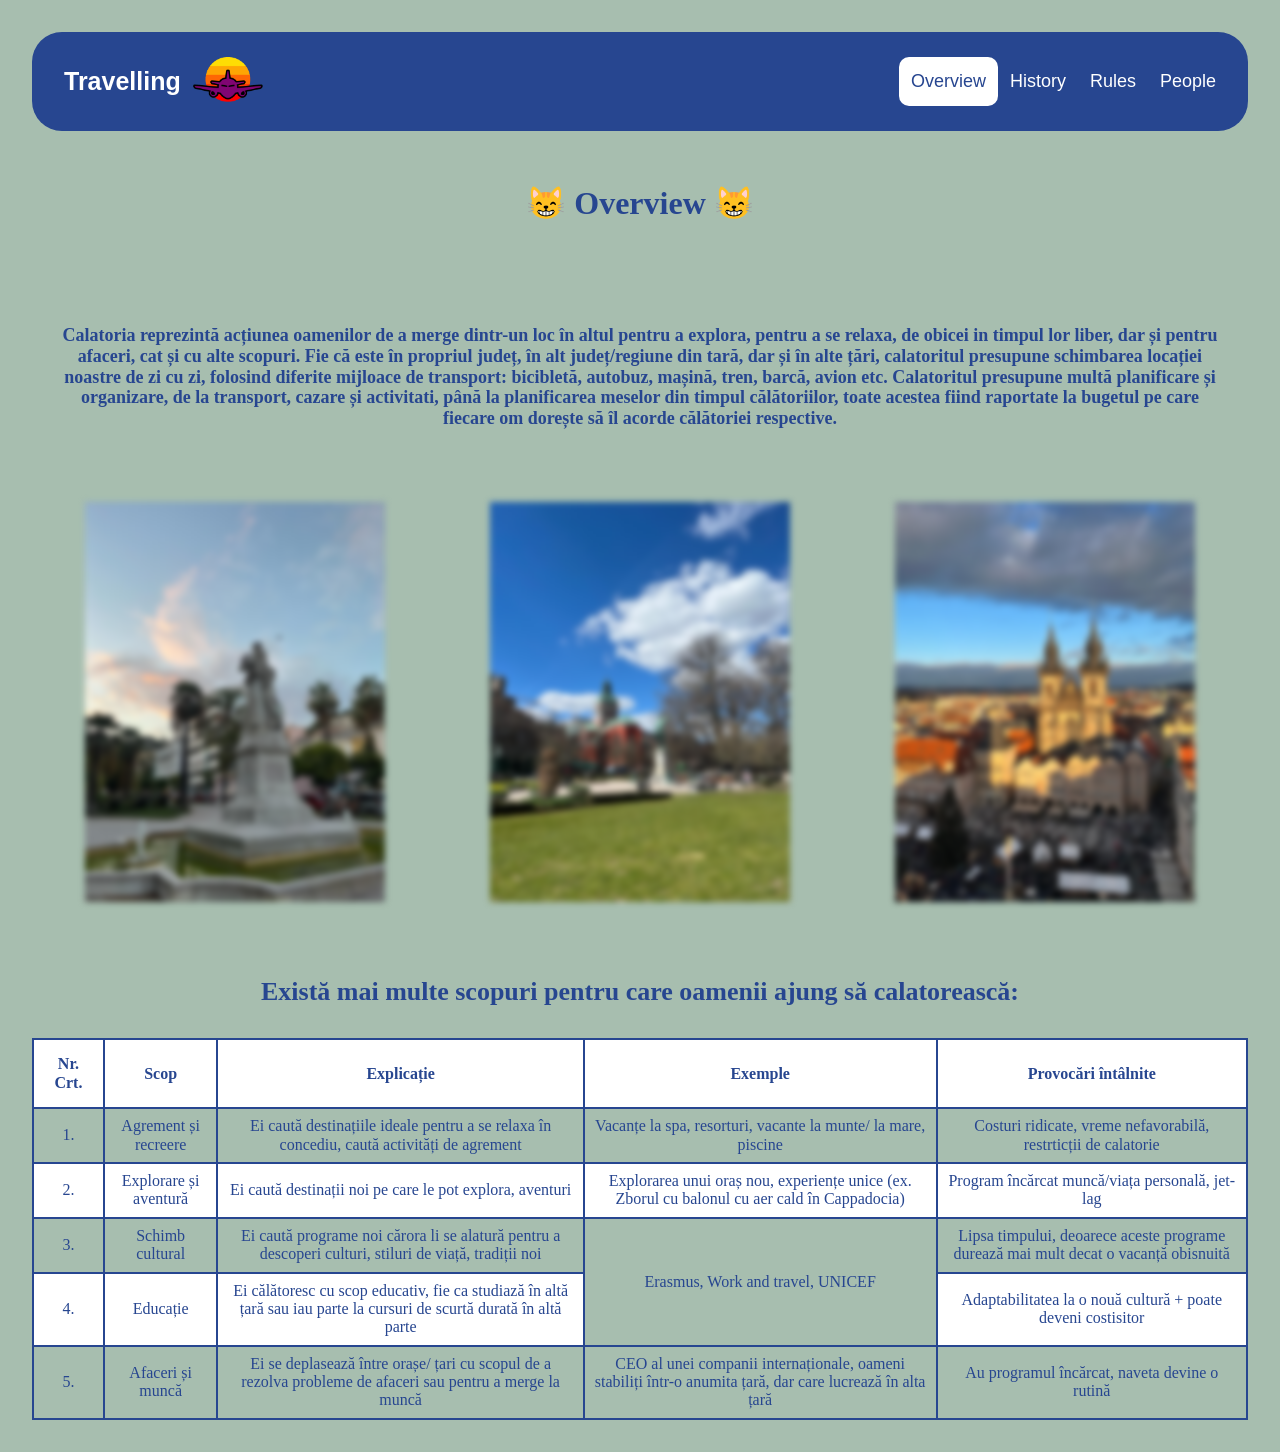
<file: travelling-as-a-hobby/index.html>
<!DOCTYPE html>
<html lang="ro">

<head>
    <meta charset="UTF-8">
    <meta name="viewport" content="width=device-width, initial-scale=1.0">
    <title>Travelling – Overview</title>
    <link rel="stylesheet" type="text/css" href="css/tema_2_css.css">
    <link rel="stylesheet" type="text/css" href="css/css_overview.css">
    <link rel="stylesheet" type="text/css" href="css/normalize.css">
</head>

<body style="background-color:#a7beaf">

    <div class="header">
        <a href="index.html" class="nume">Travelling</a>
        <img src="images/logo.png" alt="Travelling logo" width="70" style="overflow: hidden;">
        <div class="header-right">
            <a class="active" href="index.html">Overview</a>
            <a href="history.html">History</a>
            <a href="rules.html">Rules</a>
            <a href="people.html">People</a>
        </div>
        <div class="burger">&#9776;</div>
    </div>

    <h1>&#128568; Overview &#128568;</h1>
    
    <br>
    <h2>Calatoria reprezintă acțiunea oamenilor de a merge dintr-un loc în altul pentru a explora, pentru a se relaxa, de obicei in timpul lor liber, dar și pentru afaceri, cat și cu alte scopuri.
        Fie că este în propriul județ, în alt județ/regiune din tară, dar și în alte țări, calatoritul presupune schimbarea locației noastre de zi cu zi, folosind diferite mijloace de transport: bicibletă, autobuz, mașină, tren, barcă, avion etc.
        Calatoritul presupune multă planificare și organizare, de la transport, cazare și activitati, până la planificarea meselor din timpul călătoriilor, toate acestea fiind raportate la bugetul pe care fiecare om dorește să îl acorde călătoriei respective.
        <br><br><br></h2>
        <center>
          <div class="image-container">
          <div class="hover07 column">
            <div>
              <figure><img src="images/p1_over.jpg" alt="Picture 2" width="300px" padding="50px"></figure>
            </div>
            <div>
              <figure><img src="images/p2_over.jpg" alt="Picture 2" width="300px" padding="50px"></figure>
            </div>
            <div>
              <figure> <img src="images/p3_over.jpg" alt="Picture 3" width="300px" padding="50px"></figure>
            </div>
          </div>
          </div>
          </center>
          <br><br><br><br><br><br>
        <h4>Există mai multe scopuri pentru care oamenii ajung să calatorească:</h4>

<table border="1" cellpadding="10" class="table1">
    <tr>
      <th>Nr. Crt.</th>
      <th>Scop</th>
      <th>Explicație</th>
      <th>Exemple</th>
      <th>Provocări întâlnite</th>
    </tr>
    <tr>
      <td>1.</td>
      <td>Agrement și recreere</td>
      <td>Ei caută destinațiile ideale pentru a se relaxa în concediu, caută activități de agrement</td>
      <td>Vacanțe la spa, resorturi, vacante la munte/ la mare, piscine</td>
      <td>Costuri ridicate, vreme nefavorabilă, restrticții de calatorie</td>
    </tr>
    <tr>
      <td>2.</td>
      <td>Explorare și aventură</td>
      <td>Ei caută destinații noi pe care le pot explora, aventuri </td>
      <td>Explorarea unui oraș nou, experiențe unice (ex. Zborul cu balonul cu aer cald în Cappadocia)</td>
      <td>Program încărcat muncă/viața personală, jet-lag</td>
    </tr>
    <tr>
        <td>3.</td>
        <td>Schimb cultural</td>
        <td>Ei caută programe noi cărora li se alatură pentru a descoperi culturi, stiluri de viață, tradiții noi</td>
        <td rowspan="2">Erasmus, Work and travel, UNICEF</td>
        
        <td>Lipsa timpului, deoarece aceste programe durează mai mult decat o vacanță obisnuită</td>
    
      </tr>
    <tr>
      <td>4.</td>
      <td>Educație</td>
      <td>Ei călătoresc cu scop educativ, fie ca studiază în altă țară sau iau parte la cursuri de scurtă durată în altă parte</td>
      <td>Adaptabilitatea la o nouă cultură + poate deveni costisitor</td>
    </tr>
 
      <tr>
        <td>5.</td>
        <td>Afaceri și muncă</td>
        <td>Ei se deplasează între orașe/ țari cu scopul de a rezolva probleme de afaceri sau pentru a merge la muncă</td>
        <td>CEO al unei companii internaționale, oameni stabiliți într-o anumita țară, dar care lucrează în alta țară</td>
        <td>Au programul încărcat, naveta devine o rutină</td>
    </tr>
      
      
  </table>
  
  <script src="js/menu.js"></script>
</body>

</html>
</file>
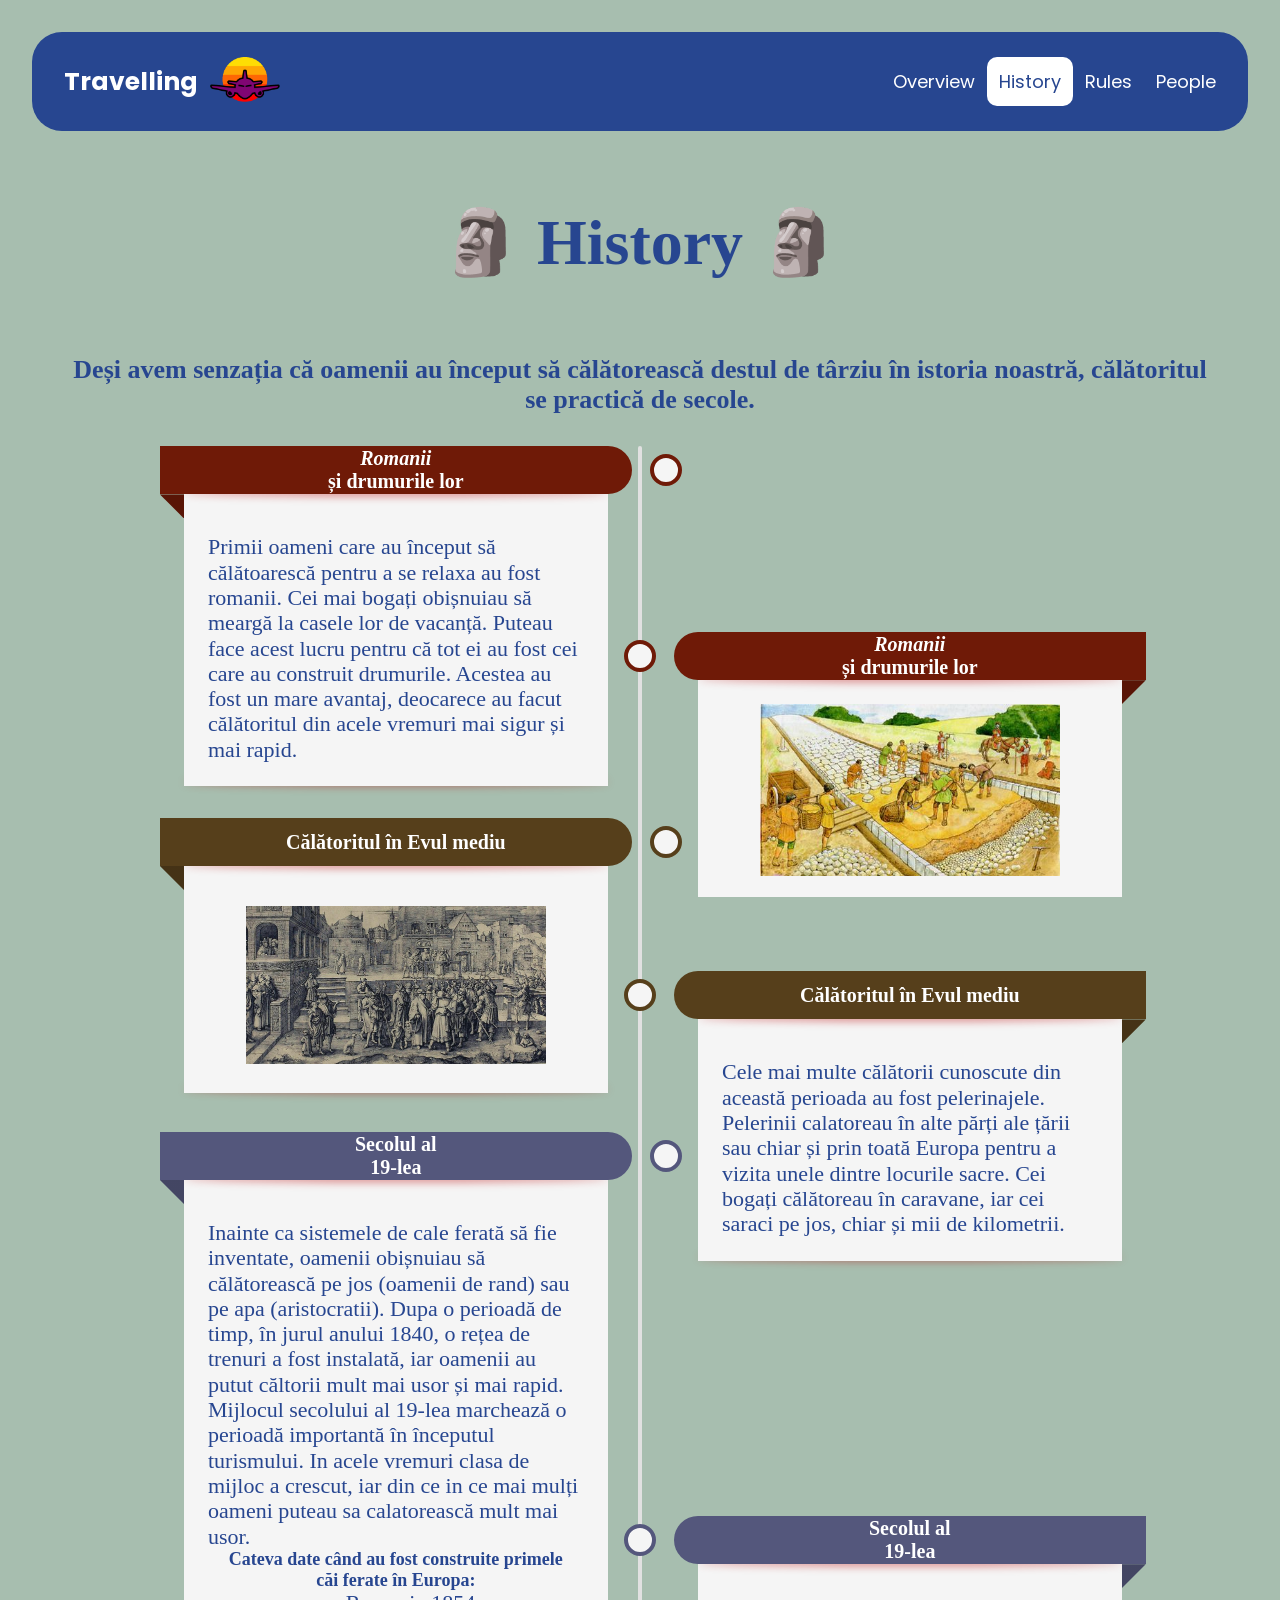
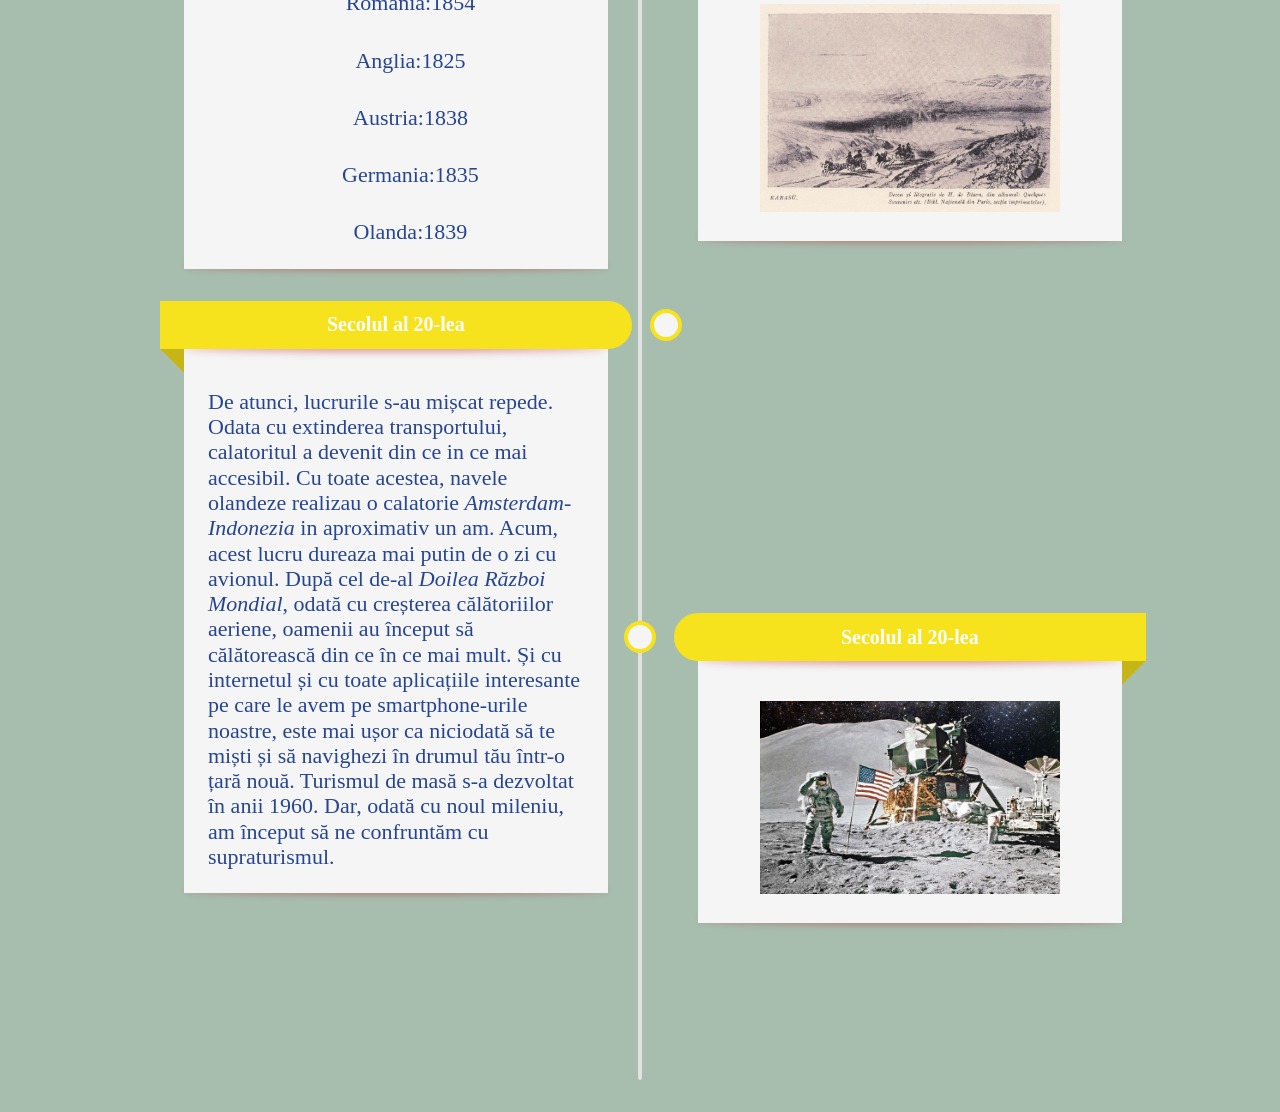
<file: travelling-as-a-hobby/history.html>
<!DOCTYPE html>
<html lang="ro">
<head>
    <meta charset="UTF-8">
    <meta name="viewport" content="width=device-width, initial-scale=1.0">
    <title>Travelling – History</title>
    <link rel="stylesheet" type="text/css" href="css/tema_2_css.css">
    <link rel="stylesheet" type="text/css" href="css/normalize.css">
    <link rel="stylesheet" type="text/css" href="css/css_history.css">
    

</head>

<body style="background-color:rgb(167, 190, 175)">
    <div class="header">
        <img src="images/logo.png" alt="Travelling logo" width="70"  style="overflow: hidden;">
        <a href="index.html" class="nume">Travelling</a>
        <div class="header-right">
          <a href="index.html">Overview</a>
          <a class="active" href="history.html">History</a>
          <a href="rules.html">Rules</a>
          <a href="people.html">People</a>
        </div>
        <div class="burger">&#9776;</div>
      </div>
    
    <h1>&#128511; History  &#128511;</h1>
   
    <h4> Deși avem senzația că oamenii au început să călătorească destul de târziu în istoria noastră, călătoritul se practică de secole. </h4>
<ul>
    <li style="--accent-color:#6F1A07">
        <div class="date"><em>Romanii</em> și drumurile lor</div>
        <div class="title"></div>
        <div class="descr">Primii oameni care au început să călătoarescă pentru a se relaxa au fost romanii. Cei mai bogați obișnuiau să meargă la casele lor de vacanță. 
            Puteau face acest lucru pentru că tot ei au fost cei care au construit drumurile. Acestea au fost un mare avantaj, deocarece au facut călătoritul 
            din acele vremuri mai sigur și mai rapid.</div>
    </li>
    <li style="--accent-color:#6F1A07">
        <div class="date"><em>Romanii</em> și drumurile lor</div>
        <div class="title"><center><img src="images/drm.jpg" alt="Picture 1" width="300px" padding="50px"><br></center></div>
        
    </li>
    <li style="--accent-color:#563F1B">
        <div class="date">Călătoritul în Evul mediu</div>
        <div class="title"></div>
        <div class="descr"><center><img src="images/evul-mediu.jpg" alt="Picture 1" width="300px" padding="50px"><br></center></div>
    </li>
    <li style="--accent-color:#563F1B">
        <div class="date">Călătoritul în Evul mediu</div>
        <div class="title"></div>
        <div class="descr">Cele mai multe călătorii cunoscute din această perioada au fost pelerinajele. Pelerinii calatoreau în alte părți ale țării sau chiar și prin toată 
            Europa pentru a vizita unele dintre locurile sacre. Cei bogați călătoreau în caravane, iar cei saraci pe jos, chiar și mii de kilometrii.</div>
    </li>
    
    <li style="--accent-color:#54577C">
        <div class="date">Secolul al <strong>19-lea</strong></div>
        <div class="title"></div>
        <div class="descr">Inainte ca sistemele de cale ferată să fie inventate, oamenii obișnuiau să călătorească pe jos (oamenii de rand) sau pe apa (aristocratii). 
            Dupa o perioadă de timp, în jurul anului <strong>1840</strong>, o rețea de trenuri a fost instalată, iar oamenii au putut căltorii mult mai usor și mai rapid.
            Mijlocul secolului al <strong>19-lea</strong> marchează o perioadă importantă în începutul turismului. In acele vremuri clasa de mijloc a crescut, iar din ce in ce mai mulți 
            oameni puteau sa calatorească mult mai usor.
            <br>
            <h2>Cateva date când au fost construite primele căi ferate în Europa:</h2>
            <center>
                <li>Romania:1854</li>
                <li>Anglia:1825</li>
                <li>Austria:1838</li>
                <li>Germania:1835</li>
                <li>Olanda:1839</li>
            </center></div>
    </li>
    <li style="--accent-color:#54577C">
        <div class="date">Secolul al <strong>19-lea</strong></div>
        <div class="title"></div>
        <div class="descr"><center>
            <img src="images/sec_19.jpg" alt="Picture 1" width="300px" padding="50px"><br></center></div>
    </li>
    <li style="--accent-color:#F6E21D">
        <div class="date">Secolul al 20-lea</div>
        <div class="title"></div>
        <div class="descr">De atunci, lucrurile s-au mișcat repede. Odata cu extinderea transportului, calatoritul a devenit din ce in ce mai accesibil. Cu toate acestea, navele olandeze 
            realizau o calatorie <em>Amsterdam-Indonezia</em> in aproximativ un am. Acum, acest lucru dureaza mai putin de o zi cu avionul. După cel de-al <em>Doilea Război Mondial</em>, odată 
            cu creșterea călătoriilor aeriene, oamenii au început să călătorească din ce în ce mai mult. Și cu internetul și cu toate aplicațiile interesante pe care le avem pe 
            smartphone-urile noastre, este mai ușor ca niciodată să te miști și să navighezi în drumul tău într-o țară nouă. Turismul de masă s-a dezvoltat în anii <strong>1960</strong>. Dar, odată 
            cu noul mileniu, am început să ne confruntăm cu supraturismul.</div>
    </li>
    <li style="--accent-color:#F6E21D">
        <div class="date">Secolul al 20-lea</div>
        <div class="title"></div>
        <div class="descr"><center><img src="images/sec_20.jpg" alt="Picture 1" width="300px" padding="50px"><br></center></div>
    </li>

   
   
</ul>
<script src="js/menu.js"></script>
</body>
</file>
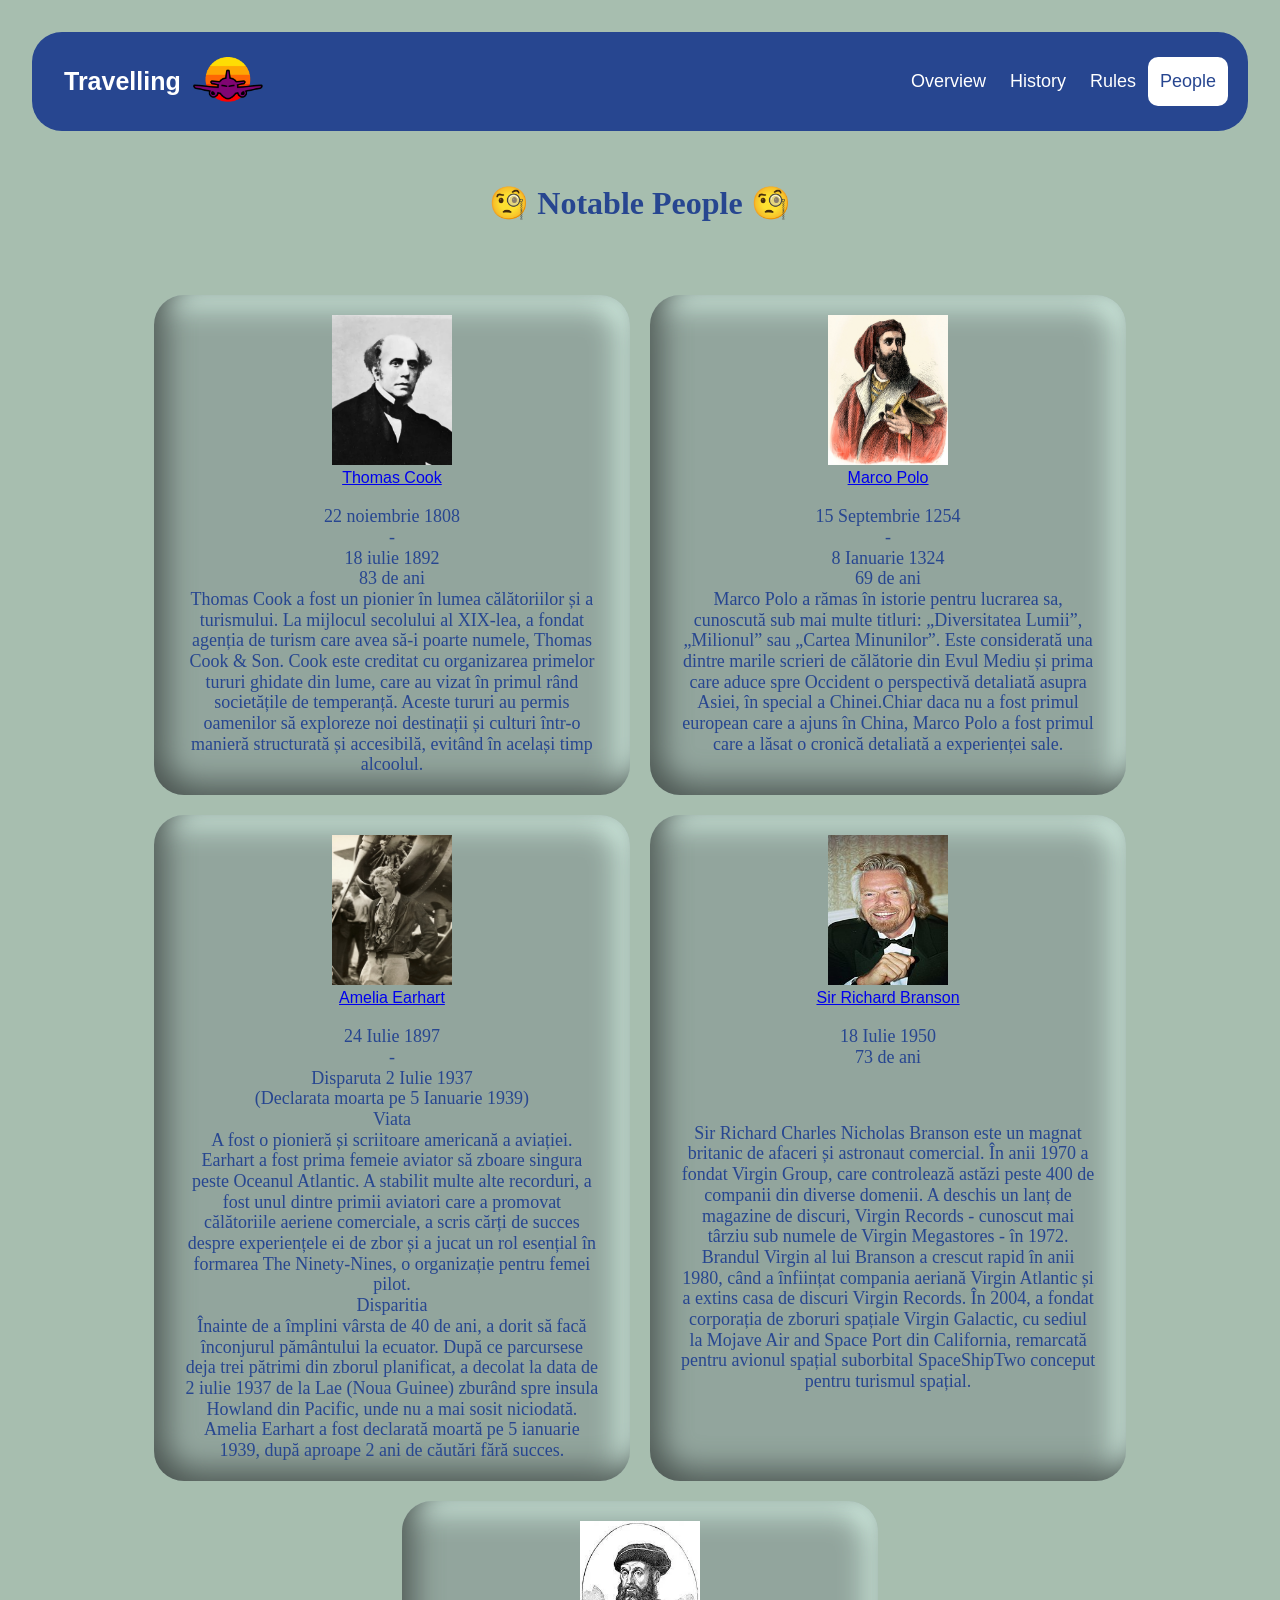
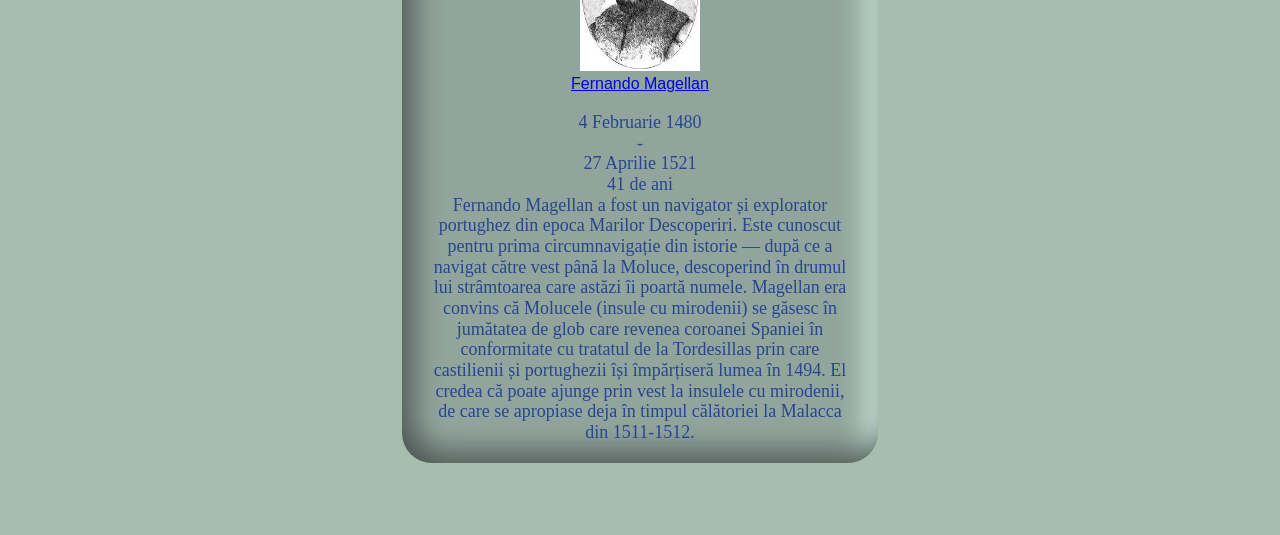
<file: travelling-as-a-hobby/people.html>
<!DOCTYPE html>
<html lang="ro">
<head>
    <meta charset="UTF-8">
    <meta name="viewport" content="width=device-width, initial-scale=1.0">
    <title>Travelling – Notable People</title>
    <link rel="stylesheet" type="text/css" href="css/tema_2_css.css">
    <link rel="stylesheet" type="text/css" href="css/css_people.css">
    <link rel="stylesheet" type="text/css" href="css/normalize.css">
  
   
</head>
<body style="background-color:rgb(167, 190, 175)">
    <div class="header">
        <a href="index.html" class="nume">Travelling</a>
        <img src="images/logo.png" alt="Travelling logo" width="70"  style="overflow: hidden;">
        <div class="header-right">
          <a  href="index.html">Overview</a>
          <a href="history.html">History</a>
          <a href="rules.html">Rules</a>
          <a class="active" href="people.html">People</a>
        </div>
        <div class="burger">&#9776;</div>
      </div>

    <h1>&#129488; Notable People &#129488;</h1>
    
    <div class="container-people">
        <div class="box-people">
            <center><img src="images/Thomas-Cook.jpg" alt="Person 1" width="120" height="150"><br></center>
            <center><a href="https://en.wikipedia.org/wiki/Thomas_Cook">Thomas Cook</a></center><br>
            <p>22 noiembrie 1808<br>-<br>18 iulie 1892<br>83 de ani</p>
            <p>Thomas Cook a fost un pionier în lumea călătoriilor și a turismului. 
                La mijlocul secolului al XIX-lea, a fondat agenția de turism care avea 
                să-i poarte numele, Thomas Cook & Son. Cook este creditat cu organizarea 
                primelor tururi ghidate din lume, care au vizat în primul rând societățile 
                de temperanță. Aceste tururi au permis oamenilor să exploreze noi destinații 
                și culturi într-o manieră structurată și accesibilă, evitând în același timp alcoolul.</p>
        </div>
        <div class="box-people">
            <center><img src="images/Marco-Polo.jpg" alt="Person 2" width="120" height="150"><br></center>
            <center><a href="https://historia.ro/sectiune/portret/cine-a-fost-marco-polo-de-la-negustorul-venetian-567993.html">Marco Polo</a></center><br>
            <p>15 Septembrie 1254 <br>-<br>8 Ianuarie 1324<br> 69 de ani</p>
            <p>Marco Polo a rămas în istorie pentru lucrarea sa, cunoscută sub mai multe titluri: „Diversitatea Lumii”, „Milionul” sau 
                „Cartea Minunilor”. Este considerată una dintre marile scrieri de călătorie din Evul Mediu și prima care aduce spre Occident 
                o perspectivă detaliată asupra Asiei, în special a Chinei.Chiar daca nu a fost primul european care a ajuns în China, Marco Polo a fost primul care a lăsat o cronică detaliată a experienței sale.</p>
        </div>
        <div class="box-people">
            <center><img src="images/earhart.jpg" alt="Person 3"width="120" height="150"><br></center>
            <center><a href="https://historia.ro/sectiune/portret/amelia-earhart-femeie-pilot-pionier-legenda-574747.html">Amelia Earhart</a></center><br>
            <p>24 Iulie 1897 <br>-<br> Disparuta 2 Iulie 1937 <br>(Declarata moarta pe 5 Ianuarie 1939)</p>
            <p>Viata<br>A fost o pionieră și scriitoare americană a aviației. Earhart a fost prima femeie aviator să zboare singura peste Oceanul 
                     Atlantic. A stabilit multe alte recorduri, a fost unul dintre primii aviatori care a promovat călătoriile aeriene comerciale, 
                     a scris cărți de succes despre experiențele ei de zbor și a jucat un rol esențial în formarea The Ninety-Nines, o organizație pentru femei pilot.<br>Disparitia<br>Înainte de a împlini vârsta de 40 de ani, a dorit să facă înconjurul pământului la ecuator. După ce parcursese deja trei pătrimi 
                     din zborul planificat, a decolat la data de 2 iulie 1937 de la Lae (Noua Guinee) zburând spre insula Howland din Pacific, unde 
                     nu a mai sosit niciodată. Amelia Earhart a fost declarată moartă pe 5 ianuarie 1939, după aproape 2 ani de căutări fără succes.</p>
        </div>
        <div class="box-people">
            <center><img src="images/Richard_Branson.jpg" alt="Person 4" width="120" height="150"></center>
            <center><a href="https://en.wikipedia.org/wiki/Richard_Branson">Sir Richard Branson</a></center><br>
            <p>18 Iulie 1950 <br>73 de ani</p><br><br><br>
            <p>Sir Richard Charles Nicholas Branson este un magnat britanic de afaceri și astronaut comercial. În anii 1970 a fondat 
                Virgin Group, care controlează astăzi peste 400 de companii din diverse domenii. A deschis un lanț de magazine de discuri, Virgin Records 
                - cunoscut mai târziu sub numele de Virgin Megastores - în 1972. Brandul Virgin al lui Branson a crescut rapid în anii 1980, când a înființat compania 
                aeriană Virgin Atlantic și a extins casa de discuri Virgin Records. În 2004, a fondat corporația de zboruri spațiale Virgin Galactic, cu sediul la Mojave 
                Air and Space Port din California, remarcată pentru avionul spațial suborbital SpaceShipTwo conceput pentru turismul spațial.</p>
        </div>
       <center> <div class="box-people">
            <center><img src="images/magellan.jpg" alt="Person 5" width="120" height="150"><br></center>
            <center><a href="https://historia.ro/sectiune/general/cine-a-fost-fernando-magellan-si-cum-a-descoperit-568830.html">Fernando Magellan</a></center><br>
            <p>4 Februarie 1480 <br>-<br>27 Aprilie 1521<br>41 de ani</p>
            <p>Fernando Magellan a fost un navigator și explorator portughez din epoca Marilor Descoperiri. Este cunoscut 
                pentru prima circumnavigație din istorie — după ce a navigat către vest până la Moluce, descoperind în drumul lui strâmtoarea care astăzi îi poartă numele. 
                Magellan era convins că Molucele (insule cu mirodenii) se găsesc în jumătatea de glob care revenea coroanei Spaniei în conformitate cu tratatul de la Tordesillas 
                prin care castilienii și portughezii își împărțiseră lumea în 1494. El credea că poate ajunge prin vest la insulele cu mirodenii, de care se apropiase deja în timpul călătoriei la Malacca din 1511-1512.</p>
        </div></center>
        
    </div>
    <script src="js/menu.js"></script>
</body>
</file>
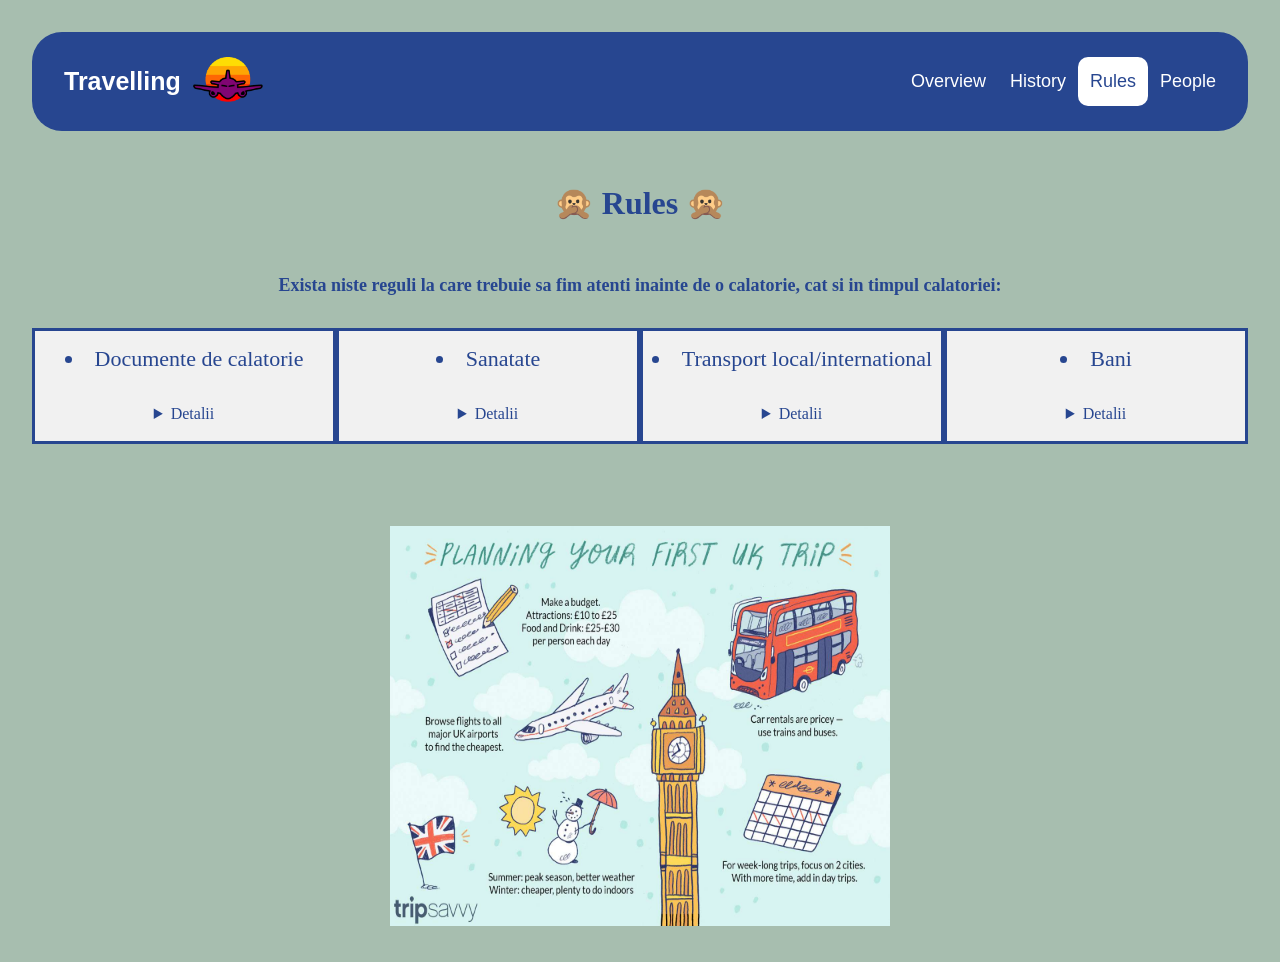
<file: travelling-as-a-hobby/rules.html>
<!DOCTYPE html>
<html lang="ro">
<head>
    <meta charset="UTF-8">
    <meta name="viewport" content="width=device-width, initial-scale=1.0">
    <title>Travelling – Rules</title>
    <link rel="stylesheet" type="text/css" href="css/tema_2_css.css">
    <link rel="stylesheet" type="text/css" href="css/normalize.css">
    <link rel="stylesheet" type="text/css" href="css/css_rules.css">
</head>
<body style="background-color:rgb(167, 190, 175)">
  <div class="header">
    <a href="index.html" class="nume">Travelling</a>
    <img src="images/logo.png" alt="Travelling logo" width="70" style="overflow: hidden;">
        
    <div class="header-right">
      <a href="index.html">Overview</a>
      <a href="history.html">History</a>
      <a class="active" href="rules.html">Rules</a>
      <a href="people.html">People</a>
    </div>
    <div class="burger">&#9776;</div>
  </div>
    <h1>&#128586; Rules &#128586;</h1>
    <h2 style=" text-align: center;"> Exista niste reguli la care trebuie sa fim atenti inainte de o calatorie, cat si in timpul calatoriei:</h2>
   
    <div class="flex-container">
      <div><li>Documente de calatorie</li>
        <details>
            <summary>Detalii</summary>
            <p>Trebuie sa avem grija daca tara in care vrem sa calatorim putem intra cu buletinul/ pasaportul sau daca vom avea nevoie de o viza speciala.(e.g America, Australia)</p>
          </details></div>
      <div><li>Sanatate</li>
        <details>
          <summary>Detalii</summary>
          <p>Asigura-te ca tara rspectiva nu va cere anumite vaccinuri la intrare. Cauta lista de vaccinuri/ 
              teste care trebuie efectuate(sau nu) pentru fiecare loc in parte.</p>
        </details></div>
      <div><li>Transport local/international</li>
        <details>
          <summary>Detalii</summary>
          <p>Asigura-te ca te poti deplasa de la aeroport/ gara pana in orasul de destinatie. Aeroporturile sunt de obicei la periferia 
              oraselor, iar unele nu dispun de autobuze/ trenuri care sa ajunga in oras. Cu toate aceste, exista companii private (e.g. FlixBus) 
              care ofera transport mai ieftin decat inchirierea unei masini/ Uber.</p>
        </details></div>  
      <div><li>Bani</li>
        <details>
          <summary>Detalii</summary>
          <p>Fiecare tara este diferita, unele accepta atat Euro, cat si plata cu cardul, dar altele inca folosesc mult plata cu cash, 
              asa ca asigura-te ca verifici acest lucru inainte de a pleca pentru a putea scoate bani de la ATM si a-i schimba in tara 
              pentru o valuta mai buna.</p>
        </details></div>

    </div>
        
          
    
          
    
          


 <br>
 <center>
 <a href="https://www.youtube.com/watch?v=E47FGfv14Mc&ab_channel=BradySkye">
  <img src="images/video_picture.jpg" alt="Video Picture" width="500" height="400" >
</a>
</center>
<script src="js/menu.js"></script>
</body>
</file>
<file: travelling-as-a-hobby/css/tema_2_css.css>
h1{
    text-align:center;
    color: #274690;
    font-size: 45px;
    font-family: 'Times New Roman', Times, serif;
}
h2{
    width: 95%;
    text-align:center;
    color: #274690;
    font-size: 18px;
    font-family: 'Times New Roman', Times, serif;
    margin: 0 auto;
}
h3{
    width: 95%;
    text-align:center;
    color: #274690;
    font-size: 16px;
    font-family: 'Times New Roman', Times, serif;
    margin: 0 auto;
}
h4{
    width: 95%;
    text-align:center;
    color: #274690;
    font-size: 26px;
    font-family: 'Times New Roman', Times, serif;
    margin: 0 auto;
}

p{
    width: 95%;
    text-align:center;
    color: #274690;
    font-size: 18px;
    font-family: 'Times New Roman', Times, serif;
    margin: 0 auto;
}
li{
    width: 95%;
  
    color: #274690;
    font-size: 22px;
    font-family: 'Times New Roman', Times, serif;
    margin: 0 auto;
}
summary{
    width: 95%;
    color: #274690;
    font-size: 16px;
    font-family: 'Times New Roman', Times, serif;
    margin: 0 auto;
}


* {box-sizing: border-box;}

body { 
  margin: 0;
  font-family: Arial, Helvetica, sans-serif;
  
}

.header {
  width: 100%;
  overflow: hidden;
  background-color: #274690;
  padding: 25px 20px;
  border-radius: 30px; 

   
}

.header a {
  float: left;
  color: #ffffff;
  text-align: center;
  padding: 12px;
  text-decoration: none;
  font-size: 18px; 
  line-height: 25px;
  border-radius: 10px;
}

.header a.nume {
  font-size: 25px;
  font-weight: bold;
}

.header a:hover {
  background-color: #fffefe;
  color: #274690;
}

.header a.active {
  background-color: rgb(255, 255, 255);
  color: #274690;
}

.header-right {
  float: right;
}


.hover07 figure img {
	-webkit-filter: blur(3px);
	filter: blur(3px);
	-webkit-transition: .3s ease-in-out;
	transition: .3s ease-in-out;
}
.hover07 figure:hover img {
	-webkit-filter: blur(0);
	filter: blur(0);
}
.column div {
	position: relative;
	float: left;
	width: 550px;
	height: 300px;
	margin: 0 0 0 25px;
	padding: 0;
}


@media screen and (max-width: 700px) {
  .header a {
    float: none;
    display: block;
    text-align: left;
  }
  
  .header-right {
    float: none;
  }
}

@import url("https://fonts.googleapis.com/css2?family=Poppins:wght@300;500;700&display=swap");

*,
*::before,
*::after {
  margin: 0;
  padding: 0;
  box-sizing: border-box;
}

body {
  --color: rgba(30, 30, 30);
  --bgColor: rgba(245, 245, 245);
  min-height: 100vh;
  display: grid;
  align-content: center;
  gap: 2rem;
  padding: 2rem;
  font-family: "Poppins", sans-serif;
  color: var(--color);
  background: var(--bgColor);
}

h1 {
  text-align: center;
}

ul {
  --col-gap: 2rem;
  --row-gap: 2rem;
  --line-w: 0.25rem;
  display: grid;
  grid-template-columns: var(--line-w) 1fr;
  grid-auto-columns: max-content;
  column-gap: var(--col-gap);
  list-style: none;
  width: min(60rem, 100%);
  margin-inline: auto;
}

/* line */
ul::before {
  content: "";
  grid-column: 1;
  grid-row: 1 / span 20;
  background: rgb(225, 225, 225);
  border-radius: calc(var(--line-w) / 2);
}

/* columns*/

/* row gaps */
ul li:not(:last-child) {
  margin-bottom: var(--row-gap);
}

/* card */
ul li {
  grid-column: 2;
  --inlineP: 1.5rem;
  margin-inline: var(--inlineP);
  grid-row: span 2;
  display: grid;
  grid-template-rows: min-content min-content min-content;
}

/* date */
ul li .date {
  --dateH: 3rem;
  height: var(--dateH);
  margin-inline: calc(var(--inlineP) * -1);

  text-align: center;
  background-color: var(--accent-color);

  color: white;
  font-size: 1.25rem;
  font-weight: 700;

  display: grid;
  place-content: center;
  position: relative;

  border-radius: calc(var(--dateH) / 2) 0 0 calc(var(--dateH) / 2);
}

/* date flap */
ul li .date::before {
  content: "";
  width: var(--inlineP);
  aspect-ratio: 1;
  background: var(--accent-color);
  background-image: linear-gradient(rgba(0, 0, 0, 0.2) 100%, transparent);
  position: absolute;
  top: 100%;

  clip-path: polygon(0 0, 100% 0, 0 100%);
  right: 0;
}

/* circle */
ul li .date::after {
  content: "";
  position: absolute;
  width: 2rem;
  aspect-ratio: 1;
  background: var(--bgColor);
  border: 0.3rem solid var(--accent-color);
  border-radius: 50%;
  top: 50%;

  transform: translate(50%, -50%);
  right: calc(100% + var(--col-gap) + var(--line-w) / 2);
}

/* title descr */
ul li .title,
ul li .descr {
  background: var(--bgColor);
  position: relative;
  padding-inline: 1.5rem;
}
ul li .title {
  overflow: hidden;
  padding-block-start: 1.5rem;
  padding-block-end: 1rem;
  font-weight: 500;
}
ul li .descr {
  padding-block-end: 1.5rem;
  font-weight: 300;
}

/* shadows */
ul li .title::before,
ul li .descr::before {
  content: "";
  position: absolute;
  width: 100%;
  height: 0.5rem;
  background: rgba(187, 14, 14, 0.5);
  left: 50%;
  border-radius: 50%;
  filter: blur(4px);
  transform: translate(-50%, 50%);
}
ul li .title::before {
  bottom: calc(100% + 0.125rem);
}

ul li .descr::before {
  z-index: -1;
  bottom: 0.25rem;
}

@media (min-width: 40rem) {
  ul {
    grid-template-columns: 1fr var(--line-w) 1fr;
  }
  ul::before {
    grid-column: 2;
  }
  ul li:nth-child(odd) {
    grid-column: 1;
  }
  ul li:nth-child(even) {
    grid-column: 3;
  }

  /* start second card */
  ul li:nth-child(2) {
    grid-row: 2/4;
  }

  ul li:nth-child(odd) .date::before {
    clip-path: polygon(0 0, 100% 0, 100% 100%);
    left: 0;
  }

  ul li:nth-child(odd) .date::after {
    transform: translate(-50%, -50%);
    left: calc(100% + var(--col-gap) + var(--line-w) / 2);
  }
  ul li:nth-child(odd) .date {
    border-radius: 0 calc(var(--dateH) / 2) calc(var(--dateH) / 2) 0;
  }
}

.credits {
  margin-top: 1rem;
  text-align: right;
}
.credits a {
  color: var(--color);
}



/* burger menu */
body {
  margin: 0;
  font-family: 'Arial', sans-serif;
}


.logo {
  font-size: 1.5em;
}





.burger {
  display: none;
  font-size: 1.5em;
  cursor: pointer;
}

@media screen and (max-width: 768px) {
  .header-right {
    display: none;
    clear: both;
    width: 100%;
    padding-top: 10px;
  }

  .header-right.show {
    display: block;
  }

  .burger {
    display: block;
    float: right;
    color: #ffffff;
    padding: 12px;
  }
}

/* ---------- small screens: keep everything inside the screen width ---------- */
body > * {
  min-width: 0;
}

@media (max-width: 600px) {
  .table1 {
    overflow-x: auto;
  }

  body .flex-container {
    flex-wrap: wrap;
  }

  body .flex-container > div {
    width: 100%;
  }

  body .box-people {
    width: 100%;
  }

  img {
    max-width: 100%;
    height: auto;
  }
}
</file>
<file: travelling-as-a-hobby/css/css_overview.css>
.image-container {
    text-align: center;
  }
  
  .hover07.column {
    display: flex;
    justify-content: center;
    flex-wrap:wrap;
  }
  
  .hover07.column div {
    margin: 0 10px;
    flex:1 0 50px;
    max-width:600px;
  }
  
  .hover07.column img {
    max-width: 100%;
    height: auto;
  }
  .table1 {
    width: 100%;
    padding:1px;
    color:#274690;
    font-family: arial, sans-serif;
  border-collapse: collapse;
  }
 
  .table1 th, .table1 td {
    text-align: center;
    border: 2px solid #274690;
    padding:8px;
    font-family: 'Times New Roman', Times, serif;
  
  }
  .table1 th {
    padding: 15px;
}

tr:nth-child(odd) {
    background-color: #ffffff;
  }

  @media screen and (max-width: 600px) {
    .hover07.column div {
      max-width: 100%; /* Remove the maximum width on smaller screens */
    }
    .table1 {
        display: block;
      }
  }
</file>
<file: travelling-as-a-hobby/css/css_history.css>
@import url("https://fonts.googleapis.com/css2?family=Poppins:wght@300;500;700&display=swap");


@media screen and (max-width: 800px) {
    .hover07.column div {
      max-width: 100%; /* Remove the maximum width on smaller screens */
    }
    .table1 {
        display: block;
      }
  }
  h1 {
    text-align: center;
    color: #274690;
    font-size: 5vw; /* Use viewport width for font size */
    font-family: 'Times New Roman', Times, serif;
  }
  
  /* Add a media query for smaller screens */
  @media (max-width: 768px) {
    h1 {
      font-size: 7vw; /* Adjust font size for smaller screens */
    }
  }
  
  /* Apply similar adjustments to other elements as needed */
  
  body {
    --color: rgba(30, 30, 30);
    --bgColor: rgba(245, 245, 245);
    min-height: 100vh;
    display: grid;
    align-content: center;
    gap: 2rem;
    padding: 2rem;
    font-family: "Poppins", sans-serif;
    color: var(--color);
    background: var(--bgColor);
  }
  
  /* Add more responsive styles for other elements */
  
  /* Add a media query for smaller screens */
  @media (max-width: 600px) {
    body {
      padding: 1rem; /* Adjust padding for smaller screens */
    }
  
    /* Add more adjustments as needed */
  }
  
  /* ... Your existing styles ... */
  
  /* Add a media query for smaller screens */
  @media (max-width: 768px) {
    .header a {
      font-size: 16px; /* Adjust font size for smaller screens */
    }
  }
  
  /* ... Continue with adjustments for other elements ... */
</file>
<file: travelling-as-a-hobby/css/css_people.css>
.container-people {
    max-width: 80%;
    margin: 20px auto;
    display: flex;
    flex-wrap: wrap;
    justify-content: space-between;
  }
  
  .box-people {
    width: 49%;
    background-color: #ffffff;
    margin-bottom: 20px;
    padding: 20px;
    box-sizing: border-box;
    border-radius: 30px; 


    border-radius: 30px;
background: #92a59d;
box-shadow: inset 11px -11px 29px #4c5652,
            inset -11px 11px 29px #d8f4e8;
  }
</file>
<file: travelling-as-a-hobby/css/css_rules.css>
.flex-container {
    display: flex;
    flex-wrap: nowrap;
    background-color:#274690;
  }
  
  .flex-container > div {
    background-color: #f1f1f1;
    width: 25%;
    margin: 3px;
    text-align: center;
    line-height: 55px;
    font-size: 30px;
  }
</file>
